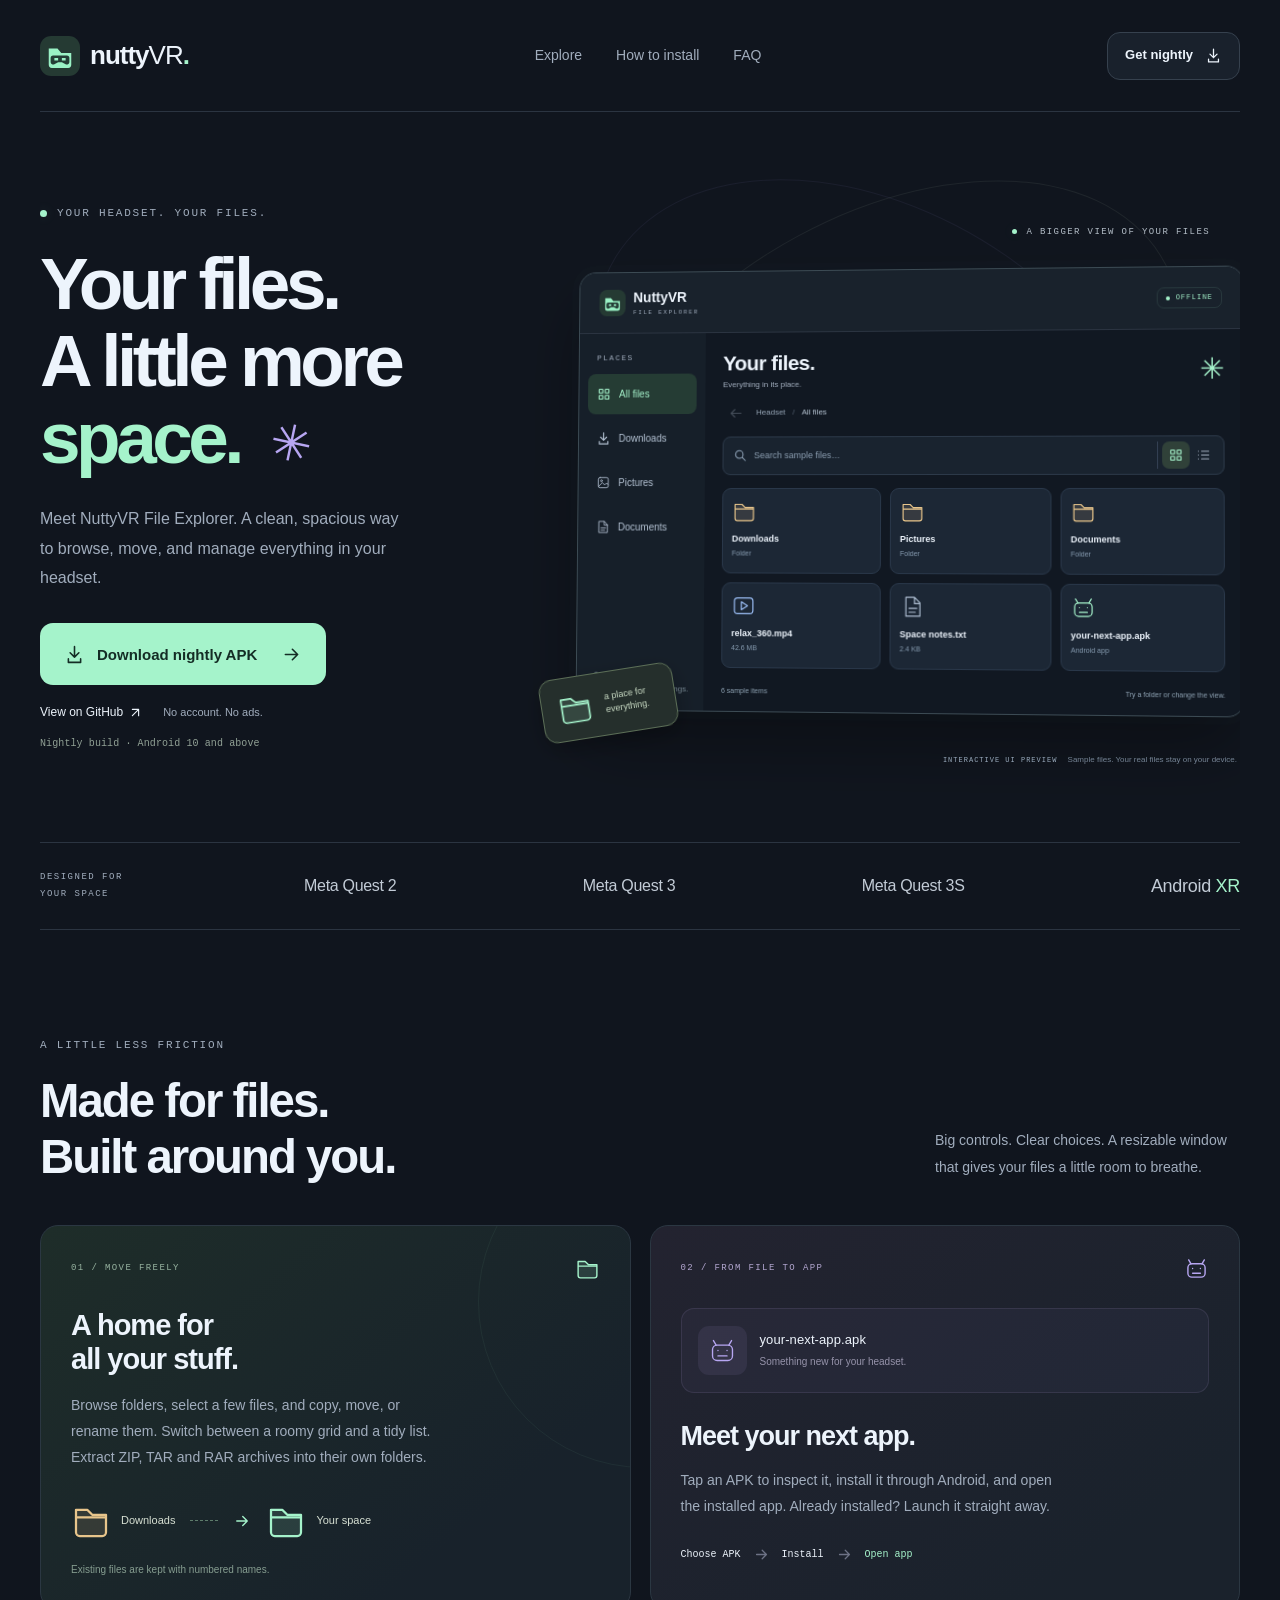
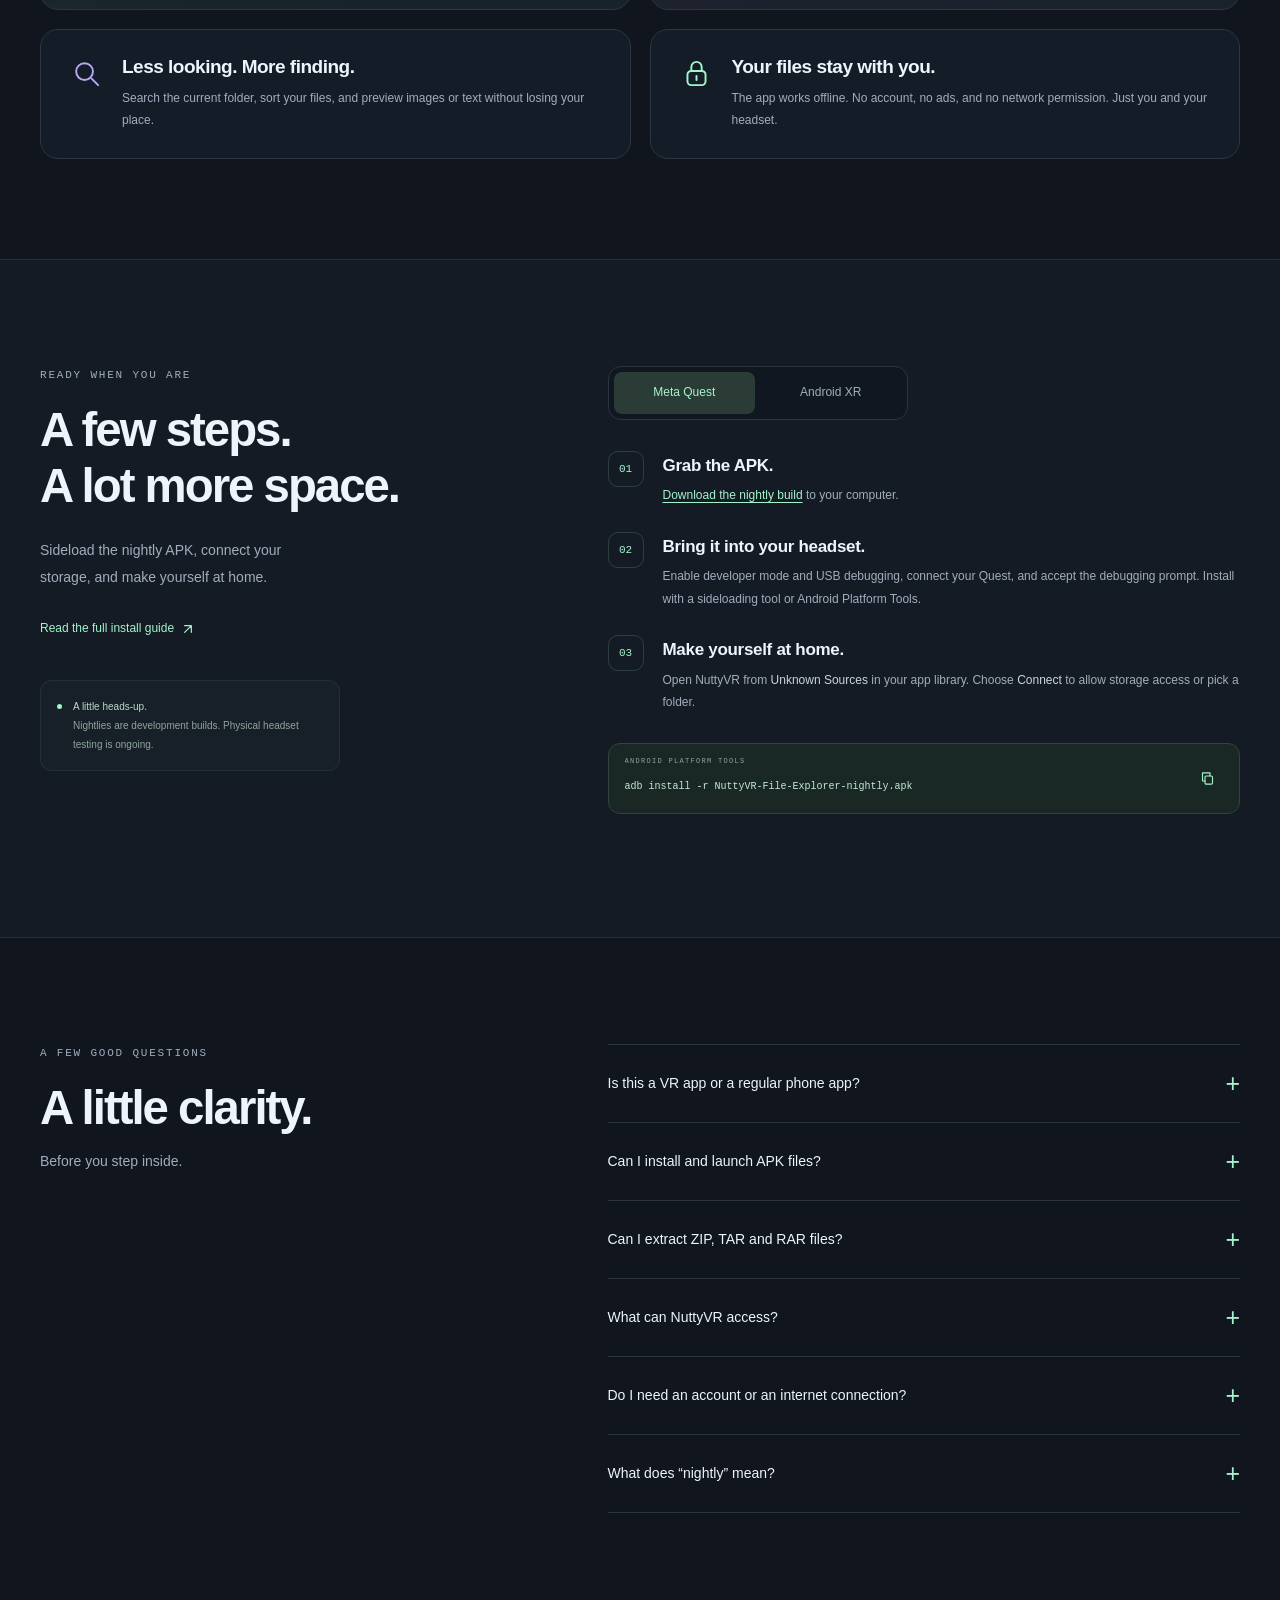
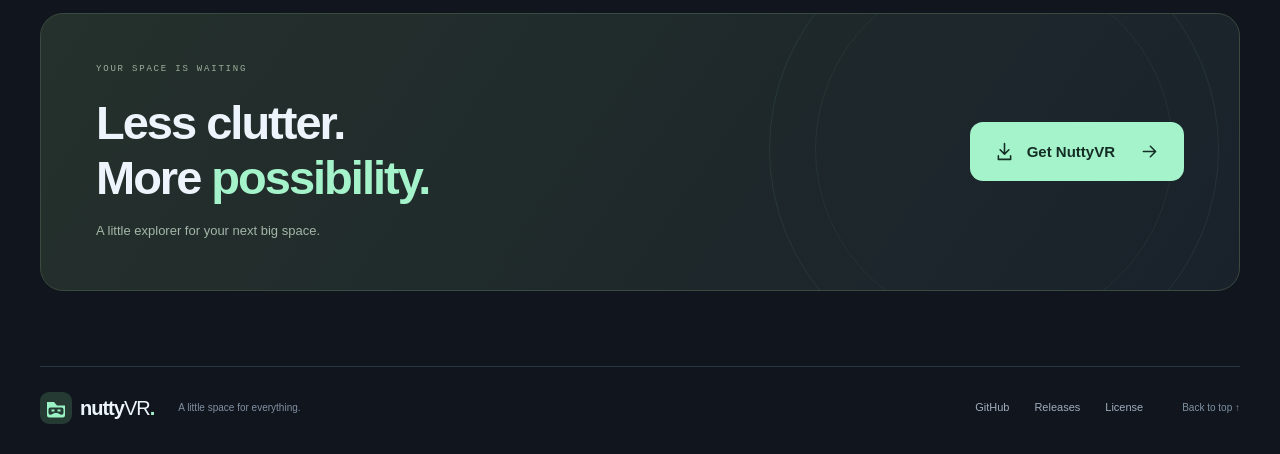
<file: website/index.html>
<!doctype html>
<html lang="en">
<head>
  <meta charset="utf-8">
  <meta name="viewport" content="width=device-width, initial-scale=1">
  <meta name="theme-color" content="#10151e">
  <meta name="description" content="Meet NuttyVR File Explorer. A spacious Android file manager designed for Meta Quest and Android XR, with archive extraction, APK installation, previews, and a clean VR-friendly interface.">
  <meta property="og:type" content="website">
  <meta property="og:title" content="NuttyVR File Explorer — a little more space.">
  <meta property="og:description" content="Your headset. Your files. Download the NuttyVR nightly APK and make a little room for everything.">
  <meta property="og:url" content="https://nuttyinc578.github.io/the-nuttyVR-file-explore/">
  <meta name="twitter:card" content="summary">
  <meta http-equiv="Content-Security-Policy" content="default-src 'self'; script-src 'self'; style-src 'self'; img-src 'self' data:; connect-src https://api.github.com; base-uri 'self'; form-action 'none'">
  <title>NuttyVR File Explorer — a little more space.</title>
  <link rel="canonical" href="https://nuttyinc578.github.io/the-nuttyVR-file-explore/">
  <link rel="icon" href="assets/mark.svg" type="image/svg+xml">
  <link rel="stylesheet" href="styles.css">
  <script src="app.js" defer></script>
</head>
<body>
  <a class="skip-link" href="#main">Skip to content</a>
  <svg class="svg-library" xmlns="http://www.w3.org/2000/svg" aria-hidden="true">
    <symbol id="i-arrow" viewBox="0 0 24 24"><path d="M5 12h14m-6-6 6 6-6 6"/></symbol>
    <symbol id="i-external" viewBox="0 0 24 24"><path d="M7 17 17 7M7 7h10v10"/></symbol>
    <symbol id="i-download" viewBox="0 0 24 24"><path d="M12 3v12m-5-5 5 5 5-5M5 17v4h14v-4"/></symbol>
    <symbol id="i-folder" viewBox="0 0 32 32"><path class="icon-fill" d="M4 7h9l4 4h11v14a3 3 0 0 1-3 3H7a3 3 0 0 1-3-3Z"/><path d="M4 13h24M4 10V7h9l4 4h11v14a3 3 0 0 1-3 3H7a3 3 0 0 1-3-3Z"/></symbol>
    <symbol id="i-image" viewBox="0 0 32 32"><rect x="5" y="5" width="22" height="22" rx="4"/><circle cx="12" cy="12" r="2"/><path d="m6 24 8-8 5 5 4-4 4 4"/></symbol>
    <symbol id="i-video" viewBox="0 0 32 32"><rect x="4" y="6" width="24" height="20" rx="4"/><path d="m13 11 8 5-8 5Z"/></symbol>
    <symbol id="i-file" viewBox="0 0 32 32"><path d="M8 4h11l7 7v17H8ZM19 4v8h7M12 18h10m-10 5h8"/></symbol>
    <symbol id="i-apk" viewBox="0 0 32 32"><rect x="5" y="10" width="22" height="17" rx="5"/><path d="m9 10-3-5m17 5 3-5M11 16h.01M21 16h.01M11 22h10"/></symbol>
    <symbol id="i-search" viewBox="0 0 24 24"><circle cx="10.5" cy="10.5" r="6.5"/><path d="m16 16 5 5"/></symbol>
    <symbol id="i-grid" viewBox="0 0 24 24"><rect x="4" y="4" width="6" height="6" rx="1"/><rect x="14" y="4" width="6" height="6" rx="1"/><rect x="4" y="14" width="6" height="6" rx="1"/><rect x="14" y="14" width="6" height="6" rx="1"/></symbol>
    <symbol id="i-list" viewBox="0 0 24 24"><path d="M9 6h11M9 12h11M9 18h11M4 6h.01M4 12h.01M4 18h.01"/></symbol>
    <symbol id="i-back" viewBox="0 0 24 24"><path d="M20 12H4m6-6-6 6 6 6"/></symbol>
    <symbol id="i-copy" viewBox="0 0 24 24"><rect x="8" y="8" width="12" height="13" rx="2"/><path d="M16 8V3H4v13h4"/></symbol>
    <symbol id="i-check" viewBox="0 0 24 24"><path d="m5 12 4 4L19 6"/></symbol>
    <symbol id="i-lock" viewBox="0 0 24 24"><rect x="5" y="10" width="14" height="11" rx="3"/><path d="M8 10V7a4 4 0 0 1 8 0v3M12 14v3"/></symbol>
    <symbol id="i-github" viewBox="0 0 24 24"><path d="M9 19c-4 1-4-2-6-2m12 5v-4a3.4 3.4 0 0 0-1-2.6c3.3-.4 6.7-1.6 6.7-7.2a5.5 5.5 0 0 0-1.5-3.8 5.1 5.1 0 0 0-.1-3.8S17.9.2 15 2a13 13 0 0 0-6 0C6.1.2 4.9.6 4.9.6a5.1 5.1 0 0 0-.1 3.8 5.5 5.5 0 0 0-1.5 3.8c0 5.6 3.4 6.8 6.7 7.2A3.4 3.4 0 0 0 9 18v4" transform="translate(1 1) scale(.91)"/></symbol>
  </svg>

  <header class="site-header wrap">
    <a class="brand" href="#" aria-label="NuttyVR home"><img src="assets/mark.svg" width="40" height="40" alt=""><span>nutty<span class="brand-vr">VR</span><span class="brand-dot">.</span></span></a>
    <nav class="main-nav" aria-label="Main navigation"><a href="#explore">Explore</a><a href="#install">How to install</a><a href="#questions">FAQ</a></nav>
    <a class="button button-small button-outline" href="https://github.com/nuttyinc578/the-nuttyVR-file-explore/releases/download/nightly/NuttyVR-File-Explorer-nightly.apk">Get nightly <svg class="icon" aria-hidden="true"><use href="#i-download"/></svg></a>
  </header>

  <main id="main">
    <section class="hero wrap" aria-labelledby="hero-title">
      <div class="hero-copy">
        <p class="eyebrow"><span class="status-dot"></span> YOUR HEADSET. YOUR FILES.</p>
        <h1 id="hero-title">Your files.<br>A little more<br><span class="mint">space.</span><span class="spark" aria-hidden="true">✳</span></h1>
        <p class="hero-description">Meet NuttyVR File Explorer. A clean, spacious way to browse, move, and manage everything in your headset.</p>
        <a class="button button-primary hero-download" href="https://github.com/nuttyinc578/the-nuttyVR-file-explore/releases/download/nightly/NuttyVR-File-Explorer-nightly.apk"><svg class="icon" aria-hidden="true"><use href="#i-download"/></svg> Download nightly APK <svg class="icon end-arrow" aria-hidden="true"><use href="#i-arrow"/></svg></a>
        <div class="hero-links"><a href="https://github.com/nuttyinc578/the-nuttyVR-file-explore">View on GitHub <svg class="icon" aria-hidden="true"><use href="#i-external"/></svg></a><span>No account. No ads.</span></div>
        <p class="release-meta" data-release-meta>Nightly build · Android 10 and above</p>
      </div>

      <div class="hero-visual">
        <div class="orbit orbit-one" aria-hidden="true"></div><div class="orbit orbit-two" aria-hidden="true"></div>
        <div class="floating-label"><span class="status-dot"></span> A BIGGER VIEW OF YOUR FILES</div>
        <div class="explorer-window" aria-label="Interactive NuttyVR interface preview with sample files">
          <div class="window-header"><div class="preview-brand"><img src="assets/mark.svg" width="27" height="27" alt=""><span>NuttyVR <small>FILE EXPLORER</small></span></div><span class="offline-pill"><span class="status-dot"></span> OFFLINE</span></div>
          <div class="window-body">
            <aside class="preview-sidebar" aria-label="Sample locations"><p class="preview-label">PLACES</p><button type="button" class="place active" data-place="root" aria-pressed="true"><svg class="icon" aria-hidden="true"><use href="#i-grid"/></svg>All files</button><button type="button" class="place" data-place="downloads" aria-pressed="false"><svg class="icon" aria-hidden="true"><use href="#i-download"/></svg>Downloads</button><button type="button" class="place" data-place="pictures" aria-pressed="false"><svg class="icon" aria-hidden="true"><use href="#i-image"/></svg>Pictures</button><button type="button" class="place" data-place="documents" aria-pressed="false"><svg class="icon" aria-hidden="true"><use href="#i-file"/></svg>Documents</button><div class="preview-local"><svg class="icon" aria-hidden="true"><use href="#i-lock"/></svg><span>On your headset.<br>Right where it belongs.</span></div></aside>
            <div class="preview-main">
              <div class="preview-heading"><div><h2>Your files.</h2><p>Everything in its place.</p></div><span class="preview-accent" aria-hidden="true">✳</span></div>
              <div class="preview-path"><button type="button" class="icon-button" data-demo-back aria-label="Back to all sample files" disabled><svg class="icon" aria-hidden="true"><use href="#i-back"/></svg></button><span>Headset <span class="path-divider">/</span> <strong data-demo-path>All files</strong></span></div>
              <div class="preview-search"><svg class="icon" aria-hidden="true"><use href="#i-search"/></svg><label class="sr-only" for="demo-search">Search sample files in this folder</label><input id="demo-search" type="search" placeholder="Search sample files…" autocomplete="off" maxlength="100"><div class="view-toggle" aria-label="Preview layout"><button type="button" class="icon-button active" data-view="grid" aria-label="Grid view" aria-pressed="true"><svg class="icon" aria-hidden="true"><use href="#i-grid"/></svg></button><button type="button" class="icon-button" data-view="list" aria-label="List view" aria-pressed="false"><svg class="icon" aria-hidden="true"><use href="#i-list"/></svg></button></div></div>
              <div class="file-grid" data-demo-grid><div class="preview-placeholder">A little room for everything.</div></div>
              <div class="preview-footer"><span data-demo-count>Sample files</span><span data-demo-hint>Try a folder or change the view.</span></div>
              <p class="sr-only" data-demo-announcement aria-live="polite" aria-atomic="true"></p>
              <noscript><p class="preview-noscript">Enable JavaScript to try the sample browser. APK downloads work without it.</p></noscript>
            </div>
          </div>
        </div>
        <div class="floating-folder" aria-hidden="true"><svg class="folder-sticker"><use href="#i-folder"/></svg><span>a place for<br>everything.</span></div>
        <p class="preview-caption"><span>INTERACTIVE UI PREVIEW</span> Sample files. Your real files stay on your device.</p>
      </div>
    </section>

    <div class="compatibility wrap"><span class="compatibility-label">DESIGNED FOR YOUR SPACE</span><div class="device-list"><span>Meta Quest 2</span><span>Meta Quest 3</span><span>Meta Quest 3S</span><span class="device-xr">Android <b>XR</b></span></div></div>

    <section class="features wrap section" id="explore" aria-labelledby="features-title">
      <div class="section-heading"><div><p class="eyebrow">A LITTLE LESS FRICTION</p><h2 id="features-title">Made for files.<br>Built around you.</h2></div><p>Big controls. Clear choices. A resizable window that gives your files a little room to breathe.</p></div>
      <div class="feature-layout">
        <article class="feature feature-main"><div class="feature-top"><span class="feature-number">01 / MOVE FREELY</span><svg class="icon" aria-hidden="true"><use href="#i-folder"/></svg></div><h3>A home for<br>all your stuff.</h3><p>Browse folders, select a few files, and copy, move, or rename them. Switch between a roomy grid and a tidy list. Extract ZIP, TAR and RAR archives into their own folders.</p><div class="file-flow" aria-hidden="true"><div class="flow-folder"><svg><use href="#i-folder"/></svg><span>Downloads</span></div><span class="flow-line"></span><svg class="flow-arrow"><use href="#i-arrow"/></svg><div class="flow-folder destination"><svg><use href="#i-folder"/></svg><span>Your space</span></div></div><p class="feature-footnote">Existing files are kept with numbered names.</p></article>
        <article class="feature feature-apk"><div class="feature-top"><span class="feature-number">02 / FROM FILE TO APP</span><svg class="icon" aria-hidden="true"><use href="#i-apk"/></svg></div><div class="apk-file" aria-hidden="true"><div class="apk-file-icon"><svg><use href="#i-apk"/></svg></div><span>your-next-app.apk<small>Something new for your headset.</small></span></div><h3>Meet your next app.</h3><p>Tap an APK to inspect it, install it through Android, and open the installed app. Already installed? Launch it straight away.</p><div class="apk-steps"><span>Choose APK</span><svg class="icon" aria-hidden="true"><use href="#i-arrow"/></svg><span>Install</span><svg class="icon" aria-hidden="true"><use href="#i-arrow"/></svg><span class="mint">Open app</span></div></article>
        <article class="feature feature-compact"><svg class="feature-icon lavender" aria-hidden="true"><use href="#i-search"/></svg><div><h3>Less looking. More finding.</h3><p>Search the current folder, sort your files, and preview images or text without losing your place.</p></div></article>
        <article class="feature feature-compact"><svg class="feature-icon mint" aria-hidden="true"><use href="#i-lock"/></svg><div><h3>Your files stay with you.</h3><p>The app works offline. No account, no ads, and no network permission. Just you and your headset.</p></div></article>
      </div>
    </section>

    <section class="install-section section" id="install" aria-labelledby="install-title"><div class="wrap install-layout"><div class="install-intro"><p class="eyebrow">READY WHEN YOU ARE</p><h2 id="install-title">A few steps.<br>A lot more space.</h2><p>Sideload the nightly APK, connect your storage, and make yourself at home.</p><a class="text-link" href="https://github.com/nuttyinc578/the-nuttyVR-file-explore/blob/main/README.md">Read the full install guide <svg class="icon" aria-hidden="true"><use href="#i-external"/></svg></a><div class="nightly-note"><span class="status-dot"></span><p><strong>A little heads-up.</strong> Nightlies are development builds. Physical headset testing is ongoing.</p></div></div>
      <div class="install-guide"><div class="platform-tabs" role="tablist" aria-label="Installation platform"><button type="button" id="quest-tab" role="tab" aria-selected="true" aria-controls="quest-guide" data-platform="quest">Meta Quest</button><button type="button" id="xr-tab" role="tab" aria-selected="false" aria-controls="xr-guide" data-platform="xr">Android XR</button></div>
        <div id="quest-guide" class="platform-guide" role="tabpanel" aria-labelledby="quest-tab" tabindex="0"><ol class="install-steps"><li><span class="step-number">01</span><div><h3>Grab the APK.</h3><p><a href="https://github.com/nuttyinc578/the-nuttyVR-file-explore/releases/download/nightly/NuttyVR-File-Explorer-nightly.apk">Download the nightly build</a> to your computer.</p></div></li><li><span class="step-number">02</span><div><h3>Bring it into your headset.</h3><p>Enable developer mode and USB debugging, connect your Quest, and accept the debugging prompt. Install with a sideloading tool or Android Platform Tools.</p></div></li><li><span class="step-number">03</span><div><h3>Make yourself at home.</h3><p>Open NuttyVR from <strong>Unknown Sources</strong> in your app library. Choose <strong>Connect</strong> to allow storage access or pick a folder.</p></div></li></ol></div>
        <div id="xr-guide" class="platform-guide" role="tabpanel" aria-labelledby="xr-tab" tabindex="0"><ol class="install-steps"><li><span class="step-number">01</span><div><h3>Download your explorer.</h3><p>Save the <a href="https://github.com/nuttyinc578/the-nuttyVR-file-explore/releases/download/nightly/NuttyVR-File-Explorer-nightly.apk">nightly APK</a> on your computer.</p></div></li><li><span class="step-number">02</span><div><h3>Sideload with Android tools.</h3><p>Enable developer options and USB debugging on your headset, accept the computer connection, and install the APK with Android Platform Tools.</p></div></li><li><span class="step-number">03</span><div><h3>Open up your space.</h3><p>Launch NuttyVR from your headset’s app library. It opens as a resizable Android panel. Connect shared storage or choose a specific folder.</p></div></li></ol></div>
        <div class="command-box"><div><span class="command-label">ANDROID PLATFORM TOOLS</span><code id="install-command">adb install -r NuttyVR-File-Explorer-nightly.apk</code></div><button type="button" class="icon-button copy-button" data-copy aria-label="Copy APK installation command"><svg class="icon" aria-hidden="true"><use href="#i-copy"/></svg></button></div><p class="copy-status" data-copy-status role="status" aria-live="polite"></p>
      </div></div></section>

    <section class="faq wrap section" id="questions" aria-labelledby="faq-title"><div><p class="eyebrow">A FEW GOOD QUESTIONS</p><h2 id="faq-title">A little clarity.</h2><p>Before you step inside.</p></div><div class="faq-list"><details><summary>Is this a VR app or a regular phone app?<span aria-hidden="true">+</span></summary><p>NuttyVR is an Android APK designed for a floating, resizable window inside a headset. The interface uses large controls and the headset’s system pointer, controller, or hand input. This version is a 2D panel in VR, with device testing still needed across supported headsets.</p></details><details><summary>Can I install and launch APK files?<span aria-hidden="true">+</span></summary><p>Yes. Tap a standalone <code>.apk</code> file in NuttyVR, choose Install APK, allow installation if prompted, and confirm Android’s installer. Then choose Open app. APK bundles such as <code>.apks</code> and <code>.xapk</code> are not supported.</p></details><details><summary>Can I extract ZIP, TAR and RAR files?<span aria-hidden="true">+</span></summary><p>Yes. Tap a <code>.zip</code>, <code>.tar</code>, <code>.tar.gz</code>, <code>.tgz</code> or single-volume <code>.rar</code> file and choose Extract. NuttyVR creates a new folder beside it, keeps existing files, and shows progress with a Cancel button. RAR4 and RAR5 are supported. Password protected archives, multipart RAR and archive links are not supported.</p></details><details><summary>What can NuttyVR access?<span aria-hidden="true">+</span></summary><p>You choose. Grant shared-storage access or use Android’s folder picker for a specific folder. USB storage can appear if the headset exposes it. Android’s restrictions on private app folders, including Android/data and Android/obb, still apply.</p></details><details><summary>Do I need an account or an internet connection?<span aria-hidden="true">+</span></summary><p>No. Download the APK here, then use the app offline. NuttyVR has no account requirement, ads, or network permission. The website uses GitHub to provide downloads and release information.</p></details><details><summary>What does “nightly” mean?<span aria-hidden="true">+</span></summary><p>A nightly is a development build that can change as the project grows. This download is the latest published nightly. Check the <a href="https://github.com/nuttyinc578/the-nuttyVR-file-explore/releases/tag/nightly">release notes</a> for its source and build details, and use disposable files when trying new file operations.</p></details></div></section>

    <section class="closing wrap"><div class="closing-orbit" aria-hidden="true"></div><div><p class="eyebrow">YOUR SPACE IS WAITING</p><h2>Less clutter.<br>More <span class="mint">possibility.</span></h2><p>A little explorer for your next big space.</p></div><a class="button button-primary" href="https://github.com/nuttyinc578/the-nuttyVR-file-explore/releases/download/nightly/NuttyVR-File-Explorer-nightly.apk"><svg class="icon" aria-hidden="true"><use href="#i-download"/></svg> Get NuttyVR <svg class="icon end-arrow" aria-hidden="true"><use href="#i-arrow"/></svg></a></section>
  </main>

  <footer class="site-footer wrap"><a class="brand footer-brand" href="#"><img src="assets/mark.svg" width="32" height="32" alt=""><span>nutty<span class="brand-vr">VR</span><span class="brand-dot">.</span></span></a><p>A little space for everything.</p><nav aria-label="Project links"><a href="https://github.com/nuttyinc578/the-nuttyVR-file-explore">GitHub</a><a href="https://github.com/nuttyinc578/the-nuttyVR-file-explore/releases/tag/nightly">Releases</a><a href="https://github.com/nuttyinc578/the-nuttyVR-file-explore/blob/main/LICENSE">License</a></nav><a class="back-to-top" href="#main">Back to top ↑</a></footer>
</body>
</html>
</file>
<file: website/styles.css>
@charset "UTF-8";
:root{color-scheme:dark;--bg:#10151e;--panel:#171e29;--panel-light:#1d2734;--text:#edf4fc;--muted:#a1adbd;--mint:#a5f3cb;--line:#2b3441;--lavender:#b7a6f2;--font:Inter,"Avenir Next","Segoe UI",sans-serif;--mono:ui-monospace,SFMono-Regular,Consolas,monospace}
*{box-sizing:border-box}html{scroll-behavior:smooth;scroll-padding-top:35px}body{margin:0;background:var(--bg);color:var(--text);font-family:var(--font);font-size:16px;line-height:1.6;-webkit-font-smoothing:antialiased}a{color:inherit;text-decoration:none}button,input{font:inherit}button,a,input,summary{-webkit-tap-highlight-color:transparent}button{color:inherit}button,a{touch-action:manipulation}button{cursor:pointer}button:disabled{cursor:default;opacity:.35}a:focus-visible,button:focus-visible,input:focus-visible,summary:focus-visible,[tabindex]:focus-visible{outline:3px solid var(--mint);outline-offset:5px}button:focus-visible{outline-offset:2px}button,input{border:0}svg{fill:none;stroke:currentColor;stroke-width:1.8;stroke-linecap:round;stroke-linejoin:round}.icon{width:21px;height:21px;flex-shrink:0;vertical-align:middle}.svg-library{position:absolute;width:0;height:0;overflow:hidden}.sr-only{position:absolute;width:1px;height:1px;margin:-1px;padding:0;overflow:hidden;clip:rect(0,0,0,0);white-space:nowrap;border:0}.wrap{width:min(1240px,calc(100% - 80px));margin-inline:auto}.skip-link{position:absolute;top:-80px;left:20px;padding:12px 20px;background:var(--mint);color:var(--bg);z-index:10;border-radius:8px}.skip-link:focus{top:12px}.site-header{min-height:112px;display:flex;align-items:center;justify-content:space-between;border-bottom:1px solid var(--line);gap:30px}.brand{display:inline-flex;align-items:center;gap:10px;font-size:26px;font-weight:750;letter-spacing:-1px;white-space:nowrap}.brand img{flex-shrink:0}.brand-vr{font-weight:500}.brand-dot{color:var(--mint)}.main-nav{display:flex;gap:34px;color:var(--muted);font-size:14px}.main-nav a:hover,.site-footer a:hover{color:var(--mint)}.button{min-height:59px;display:inline-flex;align-items:center;justify-content:center;gap:12px;padding:14px 23px;border:1px solid transparent;border-radius:13px;font-size:15px;font-weight:650;line-height:1.4;transition:background .18s,transform .18s;white-space:nowrap}.button:hover{transform:translateY(-2px)}.button-primary{background:var(--mint);color:#142d25}.button-primary:hover{background:#c2ffdf}.button-outline{background:#19212c;border-color:#36414e}.button-outline:hover{background:#24332f;border-color:#689c83}.button-small{min-height:48px;font-size:13px;padding:10px 17px}.button-small .icon{width:17px;height:17px}.end-arrow{margin-left:12px}.eyebrow{font-family:var(--mono);font-size:11px;font-weight:500;letter-spacing:1.8px;line-height:1.7;color:var(--muted);display:flex;align-items:center;gap:10px;margin:0 0 24px}.status-dot{display:inline-block;width:7px;height:7px;border-radius:50%;background:var(--mint);flex-shrink:0;box-shadow:0 0 12px #a5f3cb22}.mint{color:var(--mint)}.lavender{color:var(--lavender)}
.hero{display:grid;grid-template-columns:.87fr 1.13fr;align-items:center;gap:30px;padding-top:74px;padding-bottom:70px;min-height:730px;position:relative}.hero-copy{position:relative;z-index:1}.hero h1{font-size:clamp(54px,5.7vw,82px);font-weight:650;letter-spacing:-4.5px;line-height:1.05;margin:0 0 28px;position:relative}.spark{font-size:50px;font-weight:400;display:inline-block;color:var(--lavender);margin-left:30px;vertical-align:middle;transform:rotate(12deg)}.hero-description{color:var(--muted);font-size:16px;line-height:1.85;max-width:370px;margin:0 0 30px}.hero-download{min-height:62px}.hero-links{display:flex;align-items:center;gap:20px;margin-top:18px;font-size:12px;color:var(--muted)}.hero-links a{color:var(--text);display:flex;gap:5px;align-items:center}.hero-links a:hover{color:var(--mint)}.hero-links .icon{width:15px;height:15px}.hero-links>span{font-size:11px}.release-meta{font-family:var(--mono);font-size:10px;color:#91a195;letter-spacing:.1px;margin:14px 0 0;min-height:18px}
.hero-visual{position:relative;min-width:0;padding:68px 0 46px;margin-left:-8px}.hero-visual:before{content:"";position:absolute;inset:10% -4%;z-index:-1;background:radial-gradient(ellipse at 56% 50%,#7fa98e16,transparent 66%)}.orbit{position:absolute;pointer-events:none;border:1px solid #a1b2a119;border-radius:50%;z-index:-1}.orbit-one{width:660px;height:420px;left:-20px;top:20px;transform:rotate(-32deg)}.orbit-two{width:610px;height:410px;left:0;top:10px;transform:rotate(31deg);border-color:#b7a6f211}.floating-label{position:absolute;right:30px;top:25px;color:#b3bdc7;font-family:var(--mono);font-size:9px;letter-spacing:1.4px;display:flex;align-items:center;gap:9px}.floating-label .status-dot{width:5px;height:5px}.explorer-window{background:#111822;border:1px solid #3c4b54;border-radius:17px;box-shadow:0 32px 70px #0005,0 0 0 7px #a5f3cb03;overflow:hidden;position:relative;transform:perspective(1800px) rotateY(-5deg) rotateX(2deg)}.window-header{height:62px;display:flex;align-items:center;justify-content:space-between;padding:0 20px;background:#19222c;border-bottom:1px solid var(--line)}.preview-brand{display:flex;align-items:center;gap:8px;line-height:1.25;font-size:14px;font-weight:650}.preview-brand small{display:block;font-family:var(--mono);font-size:6px;font-weight:400;letter-spacing:1.6px;color:var(--muted);margin-top:3px}.offline-pill{display:flex;align-items:center;gap:6px;font-family:var(--mono);font-size:7px;letter-spacing:1px;color:var(--mint);border:1px solid #a5f3cb1a;border-radius:7px;padding:4px 8px}.offline-pill .status-dot{width:4px;height:4px}.window-body{display:grid;grid-template-columns:130px minmax(0,1fr);min-height:345px}.preview-sidebar{background:#161f29;padding:20px 9px 12px;display:flex;flex-direction:column}.preview-label{font:8px var(--mono);letter-spacing:1.5px;color:var(--muted);margin:0 9px 12px}.place{display:flex;align-items:center;gap:8px;padding:10px 9px;min-height:41px;border-radius:8px;background:transparent;text-align:left;font-size:10px;color:#b3c1d2;margin-bottom:4px}.place .icon{width:15px;height:15px}.place.active{background:#253c34;color:var(--mint)}.place:hover{background:#293743}.place.active:hover{background:#2b483d}.preview-local{display:flex;gap:7px;align-items:flex-start;color:#7e909c;font-size:8px;line-height:1.7;margin:auto 5px 2px;padding-top:24px}.preview-local .icon{width:12px;height:12px;margin-top:2px}.preview-main{padding:19px 18px 0;min-width:0}.preview-heading{display:flex;justify-content:space-between;align-items:center}.preview-heading h2{font-size:21px;line-height:1.1;letter-spacing:-.6px;margin:0;font-weight:650}.preview-heading p{font-size:8px;color:var(--muted);margin:5px 0 0}.preview-accent{color:var(--mint);font-size:29px;line-height:1}.preview-path{display:flex;align-items:center;gap:7px;font-size:8px;color:#95a4b5;margin:9px 0 10px}.preview-path strong{color:#b7c5d4;font-weight:500}.path-divider{padding:0 5px;color:#536171}.icon-button{min-width:32px;min-height:32px;background:transparent;color:var(--muted);display:inline-flex;justify-content:center;align-items:center;border-radius:7px;padding:6px}.icon-button:hover:not(:disabled){background:#2a3948;color:var(--text)}.icon-button .icon{width:15px;height:15px}.preview-path .icon-button{min-width:27px;min-height:26px;padding:5px}.preview-search{display:flex;align-items:center;gap:7px;background:#19232f;border:1px solid #2c3949;border-radius:8px;padding:0 6px 0 10px;min-height:39px;margin-bottom:13px}.preview-search>.icon{width:14px;height:14px;color:#90a4b9}.preview-search input{width:100%;min-width:0;background:transparent;color:var(--text);font-size:9px;min-height:33px;padding:6px 0;outline-offset:1px}.preview-search input::placeholder{color:#8c9fb2}.preview-search input::-webkit-search-cancel-button{cursor:pointer}.view-toggle{display:flex;align-items:center;border-left:1px solid #334053;padding-left:4px}.view-toggle .icon-button{min-width:27px;min-height:26px}.icon-button.active{background:#304139;color:var(--mint)}.file-grid{display:grid;grid-template-columns:repeat(3,minmax(0,1fr));gap:9px;min-height:186px;align-content:start}.demo-file{background:#1c2735;border:1px solid #293749;border-radius:9px;min-width:0;min-height:86px;padding:10px 9px 8px;text-align:left;display:flex;flex-direction:column;gap:0;transition:border-color .16s,background .16s}.demo-file:hover{background:#263648;border-color:#62746e}.demo-file.selected{border-color:var(--mint);background:#253e35}.demo-file .file-icon{width:25px;height:25px;color:#e8c58b;stroke-width:1.5;margin-bottom:8px}.icon-fill{fill:currentColor;fill-opacity:.13;stroke:none}.demo-file.image .file-icon{color:var(--lavender)}.demo-file.video .file-icon{color:#9cbff7}.demo-file.apk .file-icon{color:var(--mint)}.demo-file.file .file-icon{color:#acbcd0}.demo-file strong{font-size:9px;font-weight:550;overflow:hidden;text-overflow:ellipsis;white-space:nowrap;max-width:100%}.demo-file small{font-size:7px;color:#879cb1;line-height:1.6;margin-top:2px}.file-grid.list-view{display:flex;flex-direction:column;gap:4px;max-height:186px;overflow:auto;padding-right:3px}.file-grid.list-view .demo-file{flex-direction:row;align-items:center;gap:8px;min-height:42px;flex-shrink:0;padding:6px 9px}.file-grid.list-view .file-icon{width:22px;height:22px;margin:0;flex-shrink:0}.file-grid.list-view .demo-file strong{flex:1}.file-grid.list-view .demo-file small{font-size:7px;white-space:nowrap}.preview-footer{display:flex;justify-content:space-between;gap:8px;font-size:7px;color:#8ca0b1;padding:12px 0 11px;min-height:38px}.preview-footer span:nth-child(2){overflow:hidden;text-overflow:ellipsis;white-space:nowrap;max-width:75%;text-align:right}.preview-placeholder{grid-column:1/-1;align-self:center;text-align:center;color:var(--muted);font-size:12px;padding:55px 5px}.preview-noscript{font-size:10px;color:var(--muted)}.floating-folder{position:absolute;bottom:23px;left:-30px;width:135px;background:#252f2c;border:1px solid #5c6f57;border-radius:13px;padding:13px 15px;display:flex;align-items:center;gap:12px;transform:rotate(-9deg);box-shadow:0 8px 25px #0004;pointer-events:none}.folder-sticker{width:36px;height:36px;stroke-width:1.5;color:var(--mint);flex-shrink:0}.floating-folder span{font-size:9px;line-height:1.4;color:#c9dbc4}.preview-caption{text-align:right;position:absolute;left:20px;right:3px;bottom:-8px;color:#758394;font-size:8px;margin:0}.preview-caption>span{color:#9aabbd;font:7px var(--mono);letter-spacing:1px;margin-right:8px}
.compatibility{display:flex;align-items:center;justify-content:space-between;gap:25px;border-top:1px solid var(--line);border-bottom:1px solid var(--line);padding-block:26px}.compatibility-label{font:9px var(--mono);letter-spacing:1.5px;color:var(--muted);max-width:110px;line-height:1.9}.device-list{display:flex;align-items:center;justify-content:space-between;gap:38px;width:78%;color:#c2cbd6;font-size:16px;font-weight:500;letter-spacing:-.3px}.device-xr{font-size:18px;white-space:nowrap}.device-xr b{font-weight:400;color:var(--mint)}.section{padding-top:106px;padding-bottom:100px}.section-heading{display:flex;justify-content:space-between;align-items:flex-end;gap:40px;margin-bottom:40px}.section h2,.closing h2{font-size:clamp(34px,3.7vw,49px);letter-spacing:-2px;line-height:1.18;font-weight:600;margin:0}.section-heading .eyebrow,.install-intro .eyebrow,.faq .eyebrow,.closing .eyebrow{margin-bottom:18px}.section-heading>p{max-width:305px;margin:0 0 4px;color:var(--muted);font-size:14px;line-height:1.9}.feature-layout{display:grid;grid-template-columns:1fr 1fr;gap:19px}.feature{padding:30px;background:#18212b;border:1px solid #2b3742;border-radius:18px;overflow:hidden}.feature-top{display:flex;align-items:center;justify-content:space-between;gap:15px;margin-bottom:27px}.feature-number{font:9px var(--mono);letter-spacing:1.4px;color:#97b3a0}.feature-top>.icon{color:var(--mint);width:25px;height:25px}.feature h3{font-size:29px;font-weight:550;letter-spacing:-1px;line-height:1.2;margin:0 0 16px}.feature p{font-size:14px;line-height:1.85;color:var(--muted);max-width:375px;margin:0}.feature-main{background:linear-gradient(140deg,#1e2d29,#18222b 75%);position:relative;min-height:383px}.feature-main:after{content:"";position:absolute;width:330px;height:330px;border:1px solid #a5f3cb0e;border-radius:50%;right:-180px;top:-90px}.file-flow{display:flex;align-items:center;justify-content:flex-start;gap:15px;padding:30px 0 20px}.flow-folder{display:flex;gap:10px;align-items:center;white-space:nowrap;color:#d7e0d3;font-size:11px}.flow-folder svg{width:40px;height:40px;color:#e8c58b}.flow-folder.destination svg{color:var(--mint)}.flow-line{width:28px;border-top:1px dashed #5d7c6b}.flow-arrow{width:18px;height:18px;color:var(--mint)}.feature p.feature-footnote{font-size:10px;color:#869d90}.feature-apk{background:linear-gradient(145deg,#232330,#1a222c 80%)}.feature-apk .feature-number{color:#b3a7d0}.feature-apk .feature-top>.icon{color:var(--lavender)}.apk-file{display:flex;align-items:center;gap:13px;border:1px solid #73698f3d;background:#b7a6f20b;border-radius:13px;padding:17px 16px;margin-bottom:27px}.apk-file-icon{background:#b7a6f216;padding:10px;border-radius:11px;color:var(--lavender);height:49px}.apk-file-icon svg{width:29px;height:29px;stroke-width:1.5}.apk-file>span{font-size:13px;letter-spacing:.1px}.apk-file small{display:block;color:#9693aa;font-size:10px;margin-top:3px;letter-spacing:0}.feature-apk h3{font-size:27px}.apk-steps{display:flex;align-items:center;gap:12px;font:10px var(--mono);margin-top:26px}.apk-steps>.icon{width:17px;height:17px;color:#6d7285}.feature-compact{display:flex;gap:20px;align-items:flex-start;padding-block:26px;background:#141d27}.feature-icon{width:31px;height:31px;flex-shrink:0;stroke-width:1.5;margin-top:2px}.feature-compact h3{font-size:19px;letter-spacing:-.5px;margin-bottom:8px}.feature-compact p{font-size:12px;max-width:none;line-height:1.85}
.install-section{background:#141b25;border-block:1px solid #26313e}.install-layout{display:grid;grid-template-columns:.85fr 1.15fr;gap:100px}.install-intro>p:not(.eyebrow){font-size:14px;color:var(--muted);max-width:295px;line-height:1.9;margin-top:23px}.text-link{display:inline-flex;align-items:center;gap:6px;font-size:12px;color:var(--mint);margin-top:15px}.text-link .icon{width:16px;height:16px}.text-link:hover{text-decoration:underline;text-underline-offset:4px}.nightly-note{display:flex;align-items:flex-start;gap:11px;margin-top:40px;max-width:300px;padding:16px;background:#a5f3cb06;border:1px solid #a5f3cb12;border-radius:12px}.nightly-note .status-dot{margin-top:7px;width:5px;height:5px}.nightly-note p{margin:0;font-size:10px;line-height:1.9;color:#8fa49c}.nightly-note strong{display:block;color:#bcd7c8;font-weight:500}.platform-tabs{display:flex;gap:5px;background:#101721;border:1px solid var(--line);padding:5px;border-radius:13px;margin-bottom:31px;max-width:300px}.platform-tabs button{min-height:42px;padding:10px 18px;border-radius:8px;flex:1;white-space:nowrap;font-size:12px;background:transparent;color:var(--muted)}.platform-tabs button[aria-selected=true]{background:#2a3c35;color:var(--mint)}.platform-tabs button:hover{background:#23312f}.install-steps{list-style:none;padding:0;margin:0;display:flex;flex-direction:column;gap:25px}.install-steps li{display:flex;gap:19px;align-items:flex-start}.step-number{font:11px var(--mono);color:var(--mint);border:1px solid #a5f3cb2b;border-radius:10px;width:36px;min-width:36px;height:36px;display:flex;align-items:center;justify-content:center}.install-steps h3{margin:1px 0 5px;font-size:17px;font-weight:550;letter-spacing:-.3px}.install-steps p{font-size:12px;line-height:1.9;color:var(--muted);margin:0}.install-steps a{color:var(--mint);text-decoration:underline;text-underline-offset:3px}.install-steps strong{color:#c9d5e1;font-weight:500}.command-box{display:flex;align-items:center;justify-content:space-between;gap:8px;border:1px solid #34433e;background:#1a2825;border-radius:12px;padding:13px 12px 13px 16px;margin-top:29px;min-width:0}.command-box>div{min-width:0;overflow-x:auto;padding-bottom:3px}.command-label{display:block;font:7px var(--mono);letter-spacing:1.3px;color:#8ba59a;margin-bottom:6px}.command-box code{color:#c5e9d6;font:10px var(--mono);white-space:nowrap}.copy-button{min-width:40px;min-height:40px;color:var(--mint)}.copy-status{color:var(--mint);font-size:10px;margin:5px 0 0;min-height:18px}.platform-guide[hidden]{display:none}
.faq{display:grid;grid-template-columns:.85fr 1.15fr;gap:100px}.faq>div>p:not(.eyebrow){color:var(--muted);font-size:14px}.faq-list{border-top:1px solid var(--line)}.faq details{border-bottom:1px solid var(--line)}.faq summary{display:flex;align-items:center;justify-content:space-between;gap:24px;min-height:77px;cursor:pointer;font-size:14px;font-weight:500;list-style:none;padding:18px 0}.faq summary::-webkit-details-marker{display:none}.faq summary>span{font-size:25px;font-weight:300;color:var(--mint);transition:transform .2s}.faq details[open] summary>span{transform:rotate(45deg)}.faq details p{margin:0 30px 22px 0;color:var(--muted);font-size:12px;line-height:1.95}.faq details a{color:var(--mint);text-decoration:underline;text-underline-offset:3px}.faq details code{font-family:var(--mono);font-size:11px;color:#c9d5df}.closing{display:flex;align-items:center;justify-content:space-between;gap:30px;background:linear-gradient(125deg,#25312c,#19222b);border:1px solid #3b4a40;border-radius:23px;padding:48px 55px;position:relative;overflow:hidden;isolation:isolate}.closing h2{font-size:47px}.closing p:not(.eyebrow){color:#a4b6a8;font-size:13px;margin:15px 0 0}.closing .eyebrow{color:#9cae9e;font-size:9px}.closing .button{flex-shrink:0;position:relative;z-index:1}.closing-orbit{position:absolute;right:20px;top:-90px;width:450px;height:450px;border:1px solid #a5f3cb13;border-radius:50%;z-index:-1}.closing-orbit:after{content:"";position:absolute;inset:45px;border:1px solid #a5f3cb0e;border-radius:50%}.site-footer{margin-top:75px;margin-bottom:30px;padding-top:25px;border-top:1px solid var(--line);display:flex;align-items:center;gap:24px;flex-wrap:wrap}.footer-brand{font-size:20px;gap:8px}.site-footer>p{font-size:10px;color:#8290a1;margin:0}.site-footer nav{display:flex;gap:25px;margin-left:auto;font-size:11px;color:var(--muted)}.back-to-top{color:#7f91a2;font-size:10px;margin-left:15px}.reveal-in{animation:appear .6s ease both}@keyframes appear{from{opacity:0;transform:translateY(12px)}to{opacity:1;transform:translateY(0)}}
.hero{overflow:clip;isolation:isolate}
.install-layout>* , .faq>*{min-width:0}
@media(min-width:1500px){.hero{gap:45px}.hero-visual{margin-left:0}}@media(max-width:1100px){.wrap{width:calc(100% - 56px)}.hero{gap:14px;grid-template-columns:.86fr 1.14fr;padding-top:62px;padding-bottom:61px;min-height:660px}.hero h1{font-size:62px;letter-spacing:-3.7px}.spark{font-size:38px;margin-left:20px}.hero-description{font-size:14px;max-width:310px}.hero-download{font-size:12px;gap:8px;padding-inline:17px}.hero-links{gap:12px;font-size:10px}.hero-links>span{font-size:9px}.window-body{grid-template-columns:108px minmax(0,1fr)}.preview-main{padding:16px 12px 0}.place{font-size:8px;padding-inline:6px;gap:6px}.preview-sidebar{padding-inline:7px}.file-grid{gap:6px}.demo-file{padding:9px 7px 7px}.demo-file strong{font-size:8px}.demo-file small{font-size:6px}.floating-folder{left:-15px;bottom:15px;width:118px;padding:11px;gap:8px}.floating-folder span{font-size:8px}.folder-sticker{width:30px;height:30px}.preview-caption{bottom:-12px;font-size:7px;left:-10px}.preview-caption>span{font-size:6px}.orbit-one{width:110%;height:370px;top:38px;left:-6%}.orbit-two{width:108%;height:370px;top:35px;left:-6%}.device-list{gap:20px;font-size:14px}.device-xr{font-size:16px}.install-layout,.faq{gap:60px}.feature{padding:25px}.flow-folder{font-size:10px;gap:7px}.flow-folder svg{width:34px;height:34px}.flow-line{width:17px}.file-flow{gap:10px}.section{padding-block:85px}.closing{padding:40px}.closing h2{font-size:41px}}
@media(max-width:850px){.main-nav{gap:20px;font-size:12px}.site-header{min-height:90px;gap:20px}.brand{font-size:23px}.hero{grid-template-columns:1fr;gap:20px;padding-top:55px;min-height:0}.hero-copy{max-width:550px}.hero h1{font-size:78px;line-height:1.04;letter-spacing:-4px}.hero-description{max-width:400px;font-size:16px}.hero-download{font-size:15px;padding-inline:22px}.hero-links{font-size:12px;gap:22px}.hero-links>span{font-size:11px}.hero-visual{width:92%;max-width:620px;margin:10px auto 0;padding-top:47px;padding-bottom:43px}.window-body{grid-template-columns:140px minmax(0,1fr)}.preview-main{padding:20px 19px 0}.preview-heading h2{font-size:24px}.place{font-size:11px;padding-inline:10px;gap:10px}.preview-search input{font-size:10px}.demo-file{min-height:90px;padding:11px}.demo-file strong{font-size:10px}.demo-file small{font-size:8px}.floating-label{top:5px;right:10px}.floating-folder{width:139px;bottom:16px;left:-22px;padding:14px;gap:12px}.folder-sticker{width:37px;height:37px}.floating-folder span{font-size:10px}.preview-caption{font-size:8px;bottom:-7px}.preview-caption>span{font-size:7px}.preview-path{font-size:9px}.preview-footer{font-size:8px}.compatibility{flex-direction:column;align-items:flex-start;gap:17px}.compatibility-label{max-width:none;font-size:9px}.device-list{width:100%;gap:20px;flex-wrap:wrap;font-size:14px}.section-heading{align-items:flex-start}.section-heading>p{max-width:240px;font-size:12px}.section h2{font-size:39px}.feature{padding:24px}.feature h3{font-size:26px}.feature p{font-size:12px}.feature-main{min-height:350px}.file-flow{gap:7px}.flow-folder{font-size:8px;gap:7px}.flow-folder svg{width:29px;height:29px}.flow-line{display:none}.feature-apk h3{font-size:23px}.apk-file{padding:13px 11px;gap:10px}.apk-file>span{font-size:11px}.apk-file small{font-size:8px}.apk-steps{font-size:8px;gap:7px}.feature-compact{gap:14px}.feature-compact h3{font-size:17px}.feature-compact p{font-size:11px}.feature-icon{width:25px;height:25px}.install-layout,.faq{grid-template-columns:1fr;gap:40px}.install-intro{max-width:500px}.install-intro>p:not(.eyebrow){max-width:420px}.nightly-note{max-width:420px;margin-top:20px}.install-steps p{font-size:14px}.install-steps h3{font-size:18px}.platform-tabs{margin-bottom:28px}.command-box code{font-size:12px}.command-label{font-size:8px}.faq{gap:25px}.faq summary{font-size:16px}.faq details p{font-size:14px}.closing h2{font-size:35px}.closing .button{font-size:13px;padding-inline:18px}.closing .end-arrow{margin-left:5px}.closing{padding:35px;gap:15px}.site-footer>p{display:none}.site-footer nav{gap:18px}.back-to-top{margin-left:0}}
@media(max-width:560px){html{scroll-padding-top:20px}.wrap{width:calc(100% - 36px)}.site-header{min-height:82px;gap:10px}.brand{font-size:23px;gap:8px}.brand img{width:34px;height:34px}.main-nav{display:none}.button-small{padding:10px 13px;font-size:12px;min-height:44px;gap:7px}.hero{padding-top:42px;padding-bottom:47px;gap:25px}.eyebrow{font-size:9px;letter-spacing:1.3px;margin-bottom:21px}.hero h1{font-size:clamp(56px,14.8vw,78px);letter-spacing:-3.3px;margin-bottom:24px}.spark{font-size:36px;margin-left:25px}.hero-description{font-size:14px;line-height:1.8;max-width:340px;margin-bottom:25px}.hero-download{min-height:58px;font-size:13px;width:100%;max-width:355px;justify-content:flex-start;padding-inline:20px}.hero-download .end-arrow{margin-left:auto}.hero-links{font-size:11px;gap:20px;margin-top:16px;justify-content:space-between;max-width:355px}.hero-links>span{font-size:10px}.release-meta{font-size:8px;margin-top:12px}.hero-visual{width:100%;margin-top:0;padding-top:38px;padding-bottom:37px}.floating-label{right:7px;top:6px;font-size:7px;letter-spacing:1px}.explorer-window{transform:none;border-radius:13px}.window-header{height:51px;padding-inline:14px}.window-body{grid-template-columns:minmax(0,1fr);min-height:350px}.preview-sidebar{display:none}.preview-main{padding:18px 15px 0}.preview-heading h2{font-size:24px}.preview-heading p{font-size:9px}.preview-brand{font-size:13px}.preview-brand small{font-size:6px}.preview-search{min-height:42px}.preview-search input{font-size:11px;min-height:36px}.preview-search>.icon{width:16px;height:16px}.view-toggle .icon-button{min-height:32px;min-width:30px}.file-grid{min-height:190px;gap:8px}.demo-file{min-height:90px;padding:12px 9px 10px}.demo-file strong{font-size:10px}.demo-file small{font-size:8px}.demo-file .file-icon{width:26px;height:26px;margin-bottom:9px}.file-grid.list-view{min-height:190px;max-height:190px}.file-grid.list-view .demo-file{min-height:43px}.file-grid.list-view .demo-file small{font-size:8px}.floating-folder{left:7px;bottom:18px;width:118px;padding:9px 11px;gap:8px;border-radius:11px;transform:rotate(-7deg)}.folder-sticker{width:29px;height:29px}.floating-folder span{font-size:8px}.preview-caption{bottom:-13px;right:0;left:0;text-align:center;font-size:7px;line-height:1.8}.preview-caption>span{display:block;font-size:7px;margin-right:0}.orbit-one{height:320px;top:60px}.orbit-two{height:320px;top:60px}.compatibility{padding-block:23px;gap:14px}.compatibility-label{font-size:8px;letter-spacing:1.3px}.device-list{display:grid;grid-template-columns:1fr 1fr;gap:14px 22px;font-size:14px}.device-xr{font-size:16px}.section{padding-block:60px}.section h2{font-size:36px;letter-spacing:-1.7px}.section-heading{display:block;margin-bottom:26px}.section-heading>p{max-width:330px;font-size:13px;margin-top:18px}.feature-layout{grid-template-columns:1fr;gap:14px}.feature{padding:25px}.feature-main{min-height:360px}.feature h3{font-size:29px}.feature p{font-size:14px;line-height:1.8;max-width:none}.feature-top{margin-bottom:24px}.feature-number{font-size:9px}.file-flow{gap:14px;padding-top:25px}.flow-folder{font-size:11px;gap:10px}.flow-folder svg{width:36px;height:36px}.flow-line{display:block;width:16px}.feature p.feature-footnote{font-size:10px}.feature-apk h3{font-size:27px}.apk-file{padding:15px 13px;gap:13px}.apk-file>span{font-size:12px}.apk-file small{font-size:9px}.apk-steps{font-size:9px;gap:12px;margin-top:24px}.feature-compact{padding:23px;gap:18px}.feature-compact h3{font-size:19px}.feature-compact p{font-size:12px}.feature-icon{width:27px;height:27px}.install-layout{gap:30px}.install-intro>p:not(.eyebrow){font-size:14px;margin-top:20px}.nightly-note{margin-top:23px}.nightly-note p{font-size:11px}.platform-tabs{width:100%;max-width:none}.platform-tabs button{min-height:43px;font-size:13px}.install-steps{gap:23px}.install-steps li{gap:13px}.install-steps h3{font-size:17px}.install-steps p{font-size:13px}.step-number{width:32px;min-width:32px;height:32px;font-size:10px}.command-box{padding-inline:12px;margin-top:25px}.command-box code{font-size:9px}.copy-button{min-width:34px}.faq{gap:22px}.faq summary{font-size:14px;min-height:77px}.faq details p{font-size:13px;margin-right:5px}.closing{display:block;padding:30px 25px;border-radius:18px}.closing h2{font-size:36px;letter-spacing:-1.5px}.closing .eyebrow{font-size:8px}.closing p:not(.eyebrow){font-size:12px}.closing .button{margin-top:27px;min-height:56px;width:100%;justify-content:flex-start;font-size:14px}.closing .end-arrow{margin-left:auto}.site-footer{margin-top:48px;gap:20px 15px;margin-bottom:23px;padding-top:22px}.footer-brand{font-size:20px}.footer-brand img{width:29px;height:29px}.site-footer nav{gap:16px;font-size:10px}.back-to-top{width:100%;font-size:10px;margin-top:0}.preview-footer{font-size:8px}}
@media(prefers-reduced-motion:reduce){html{scroll-behavior:auto}*,*:before,*:after{animation:none!important;transition:none!important}.button:hover{transform:none}}
@media(max-width:380px){.flow-line{display:none}.file-flow{gap:10px}.flow-folder{font-size:10px;gap:7px}}
</file>
